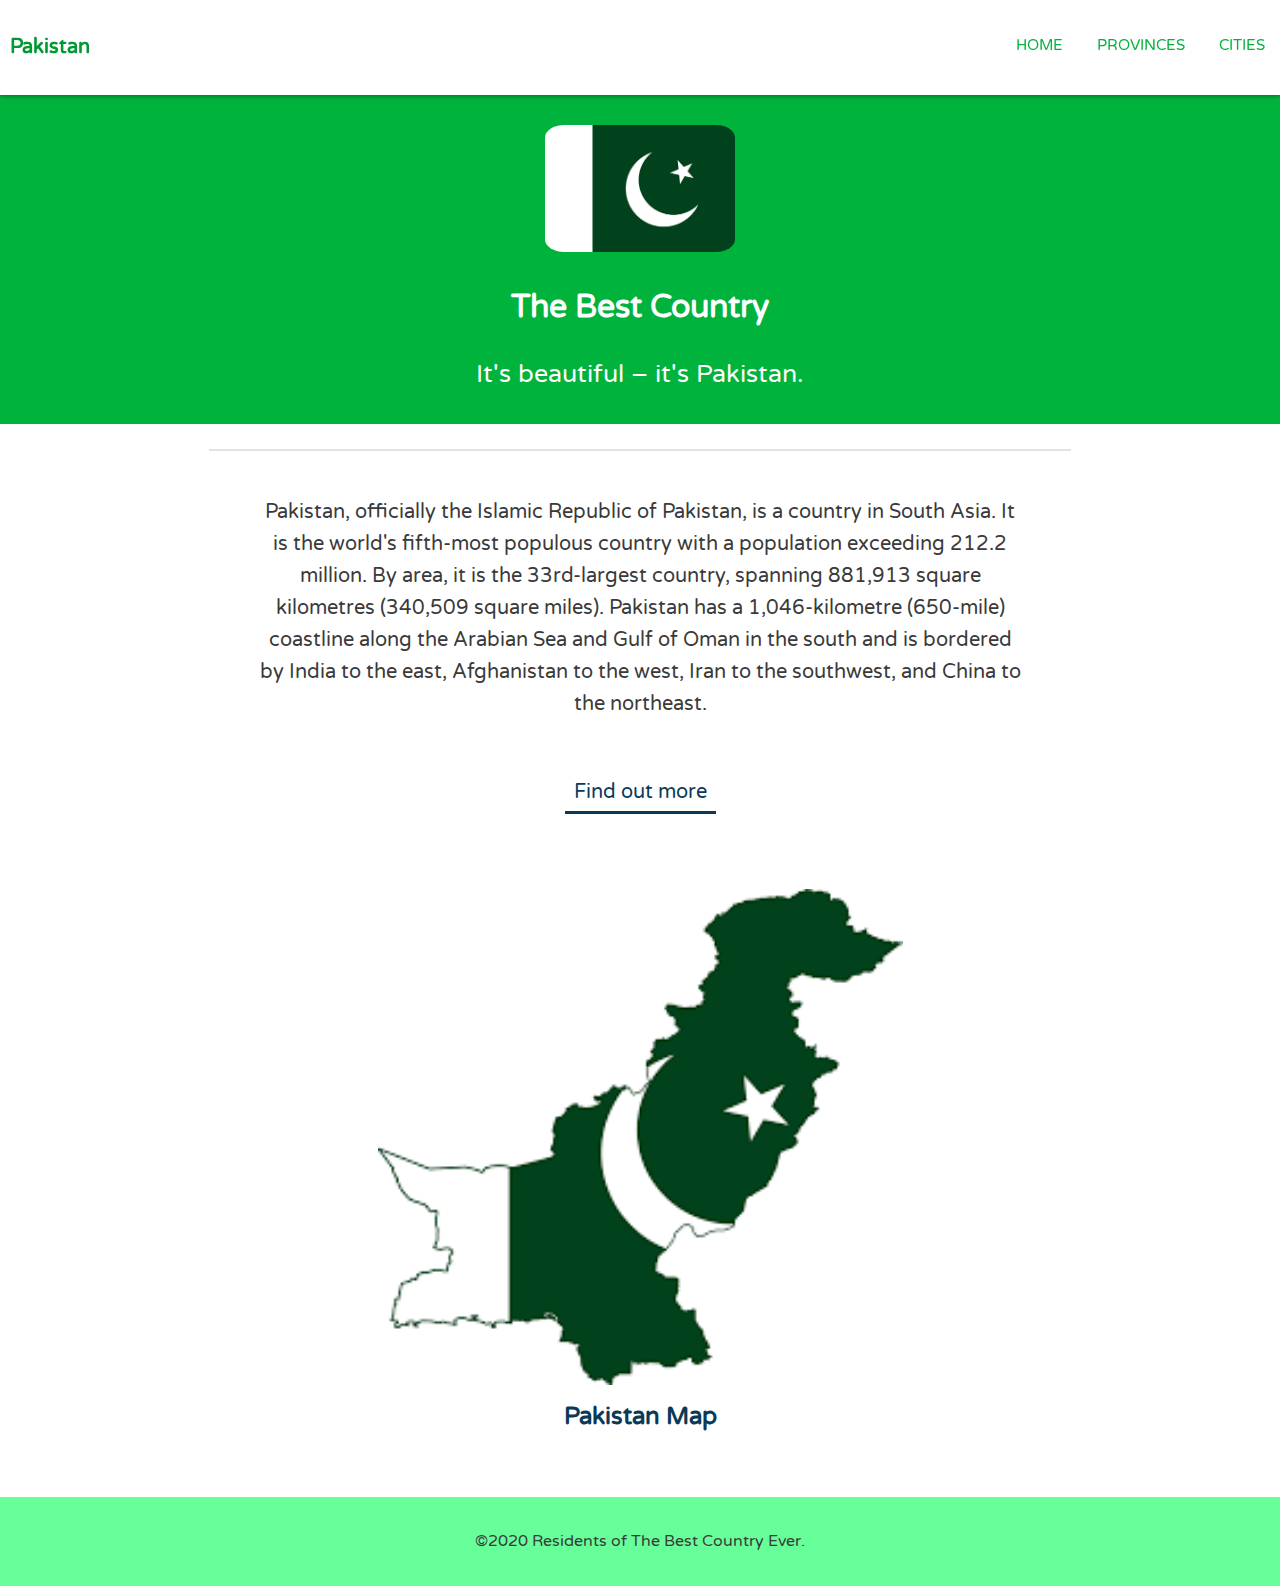
<file: index.html>
<!DOCTYPE html>
<html>
<head>
	<meta name="viewport" content="width=device-width, initial-scale=1.0">
	<title>Pakistan</title>
	<link href='https://fonts.googleapis.com/css?family=Varela+Round' rel='stylesheet' type='text/css'>
	<link rel="stylesheet" href="css/normalize.css">
	<link rel="stylesheet" href="css/style.css">
</head>
<body>
	<header class="main-header clearfix">
      <h1 class="name">Pakistan</h1>
      <ul class="main-nav">
        <li><a href="#">Home</a></li>
        <li><a href="provinces.html">Provinces</a></li>
        <li><a href="cities.html">Cities</a></li>
      </ul>

	</header><!--/.main-header-->
<main class="clearfix">
	<div class="banner">
		<img class="logo" src="img/PakistanFlag.png" alt="PakistanFlag">
		<h1 class="headline">The Best Country</h1>
		<span class="tagline">It's beautiful – it's Pakistan.</span>
	</div><!--/.banner-->

	<div class="main-content clearfix">
				<div class="primary-content t-border">
						<p class="intro">
							Pakistan, officially the Islamic Republic of Pakistan, is a country in South Asia. It is the world's fifth-most populous country with a population exceeding 212.2 million. By area, it is the 33rd-largest country, spanning 881,913 square kilometres (340,509 square miles). Pakistan has a 1,046-kilometre (650-mile) coastline along the Arabian Sea and Gulf of Oman in the south and is bordered by India to the east, Afghanistan to the west, Iran to the southwest, and China to the northeast.
						</p>
						<a class="callout" href="https://en.wikipedia.org/wiki/Pakistan" target="_blank">Find out more</a>
				</div><!--/.primary-content .t-border-->

				<figure>
					<img class="map" src="img/Pakmap.png" alt="Map Of Pakistan">
					<figcaption>
						<a href="https://satellites.pro/Pakistan_map" target="_blank"><h4>Pakistan Map</h4></a>
					</figcaption>
				</figure>

  </div>

</main>
	<footer class="main-footer">
		<span>&copy;2020 Residents of The Best Country Ever.</span>
	</footer>

</body>
</html>
</file>
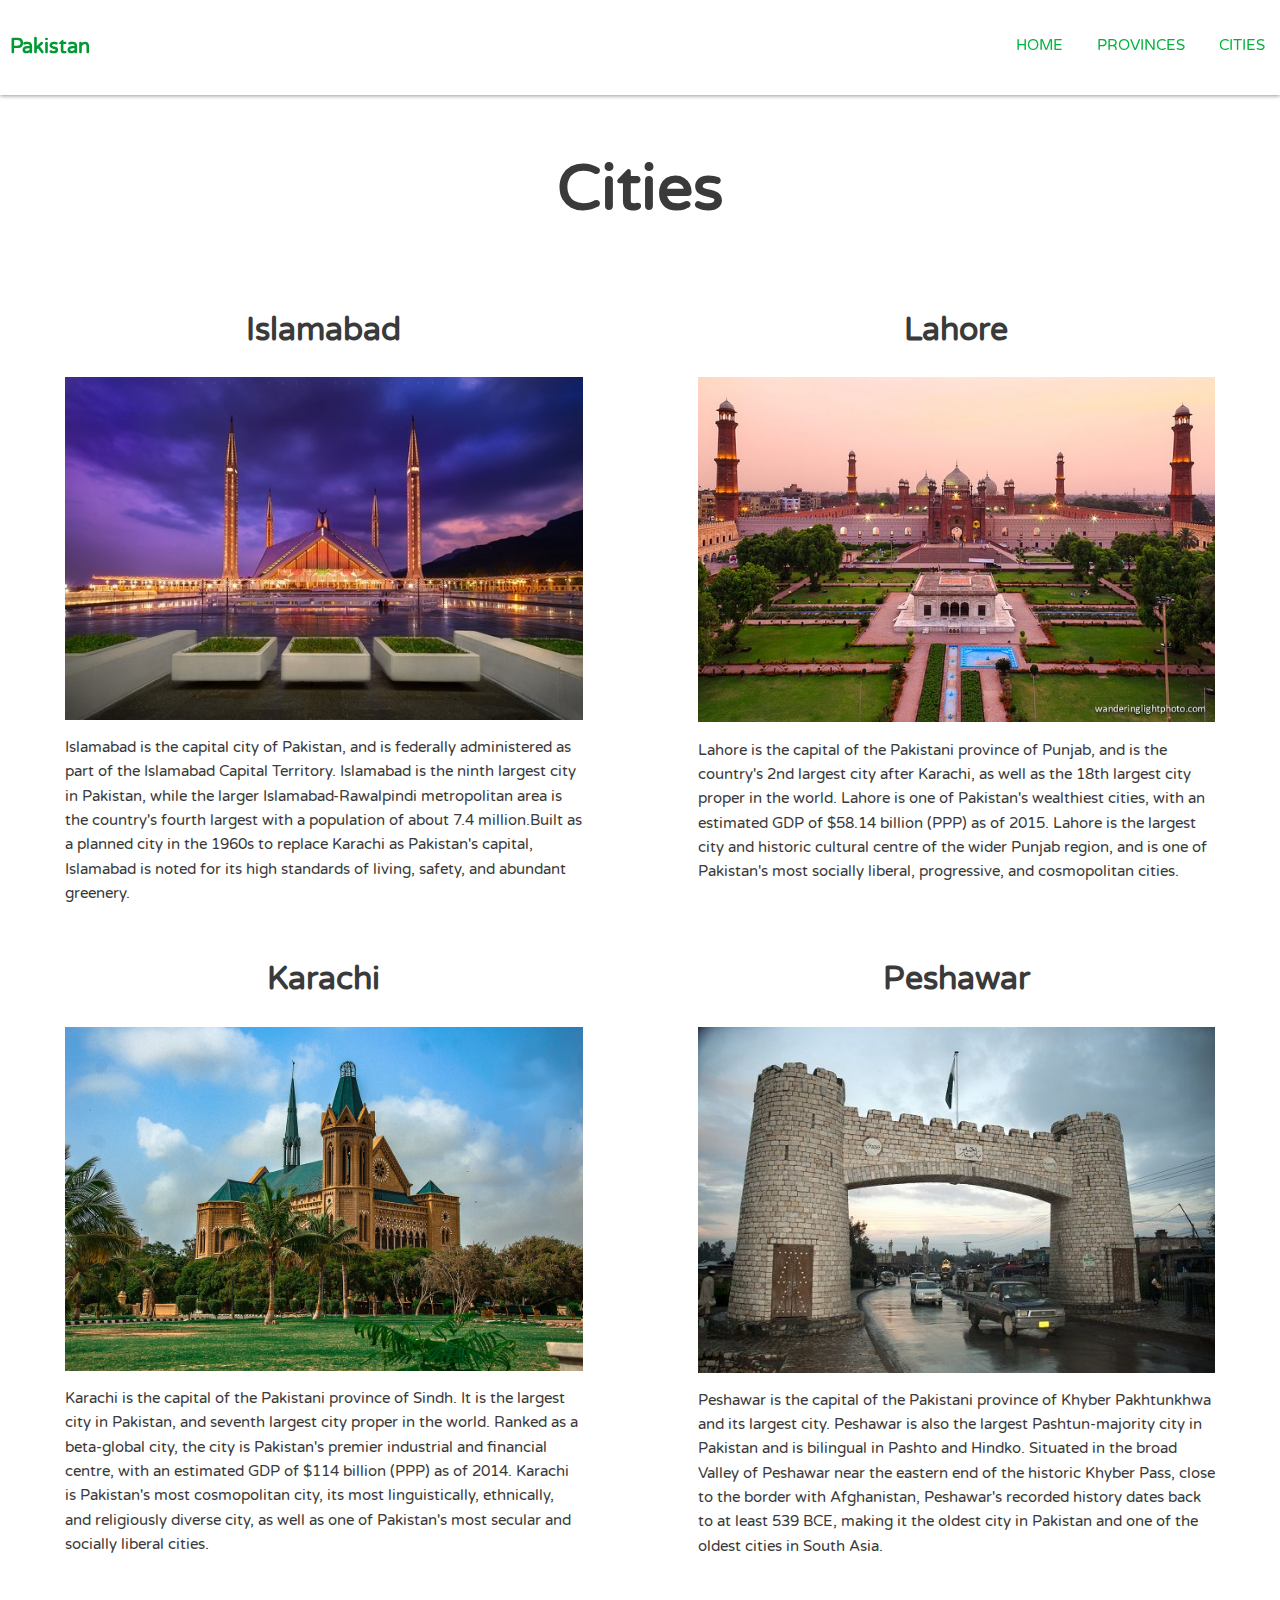
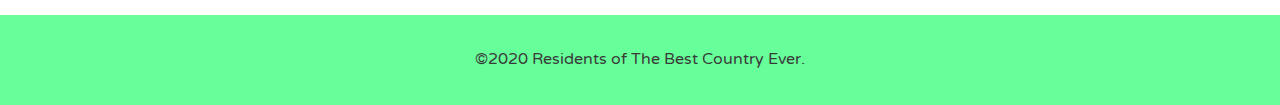
<file: cities.html>
<!DOCTYPE html>
<html>
<head>
	<meta name="viewport" content="width=device-width, initial-scale=1.0">
	<title>Pakistan</title>
	<link href='https://fonts.googleapis.com/css?family=Varela+Round' rel='stylesheet' type='text/css'>
	<link rel="stylesheet" href="css/normalize.css">
	<link rel="stylesheet" href="css/style.css">
</head>
<body>
	<header class="main-header clearfix">
      <h1 class="name">Pakistan</h1>
      <ul class="main-nav">
        <li><a href="index.html">Home</a></li>
        <li><a href="provinces.html">Provinces</a></li>
        <li><a href="#">Cities</a></li>
      </ul>

	</header><!--/.main-header-->
<main class="clearfix">

	<div class="main-content clearfix">
			<h1 class="main-heading">Cities</h1>

      <div class="first-half clearfix">
				<div class="primary col">
				  <h1 class="sub-heading">Islamabad</h1>
					<img class="des-img" src="img/Islamabad.jpg" alt="Islamabad">
					<p>Islamabad is the capital city of Pakistan, and is federally administered as part of the Islamabad Capital Territory. Islamabad is the ninth largest city in Pakistan, while the larger Islamabad-Rawalpindi metropolitan area is the country's fourth largest with a population of about 7.4 million.Built as a planned city in the 1960s to replace Karachi as Pakistan's capital, Islamabad is noted for its high standards of living, safety, and abundant greenery.</p>
				</div><!--/.primary-->


				<div class="secondary col">
				  <h1 class="sub-heading">Lahore</h1>
					<img class="des-img" src="img/Lahore.jpg" alt="Lahore">
					<p>Lahore is the capital of the Pakistani province of Punjab, and is the country's 2nd largest city after Karachi, as well as the 18th largest city proper in the world. Lahore is one of Pakistan's wealthiest cities, with an estimated GDP of $58.14 billion (PPP) as of 2015. Lahore is the largest city and historic cultural centre of the wider Punjab region, and is one of Pakistan's most socially liberal, progressive, and cosmopolitan cities.</p>
				</div><!--/.secondary-->
			</div>

      <div class="second-half clearfix">
				<div class="primary col">
				  <h1 class="sub-heading">Karachi</h1>
					<img class="des-img" src="img/Karachi.jpg" alt="Karachi">
					<p>Karachi is the capital of the Pakistani province of Sindh. It is the largest city in Pakistan, and seventh largest city proper in the world. Ranked as a beta-global city, the city is Pakistan's premier industrial and financial centre, with an estimated GDP of $114 billion (PPP) as of 2014. Karachi is Pakistan's most cosmopolitan city, its most linguistically, ethnically, and religiously diverse city, as well as one of Pakistan's most secular and socially liberal cities.</p>
				</div><!--/.primary-->

				<div class="secondary col">
				  <h1 class="sub-heading">Peshawar</h1>
					<img class="des-img" src="img/Peshawar.jpg" alt="Peshawar">
					<p>Peshawar is the capital of the Pakistani province of Khyber Pakhtunkhwa and its largest city. Peshawar is also the largest Pashtun-majority city in Pakistan and is bilingual in Pashto and Hindko. Situated in the broad Valley of Peshawar near the eastern end of the historic Khyber Pass, close to the border with Afghanistan, Peshawar's recorded history dates back to at least 539 BCE, making it the oldest city in Pakistan and one of the oldest cities in South Asia.</p>
				</div><!--/.secondary-->
			</div>

  </div>

</main>
	<footer class="main-footer">
		<span>&copy;2020 Residents of The Best Country Ever.</span>
	</footer>

</body>
</html>
</file>
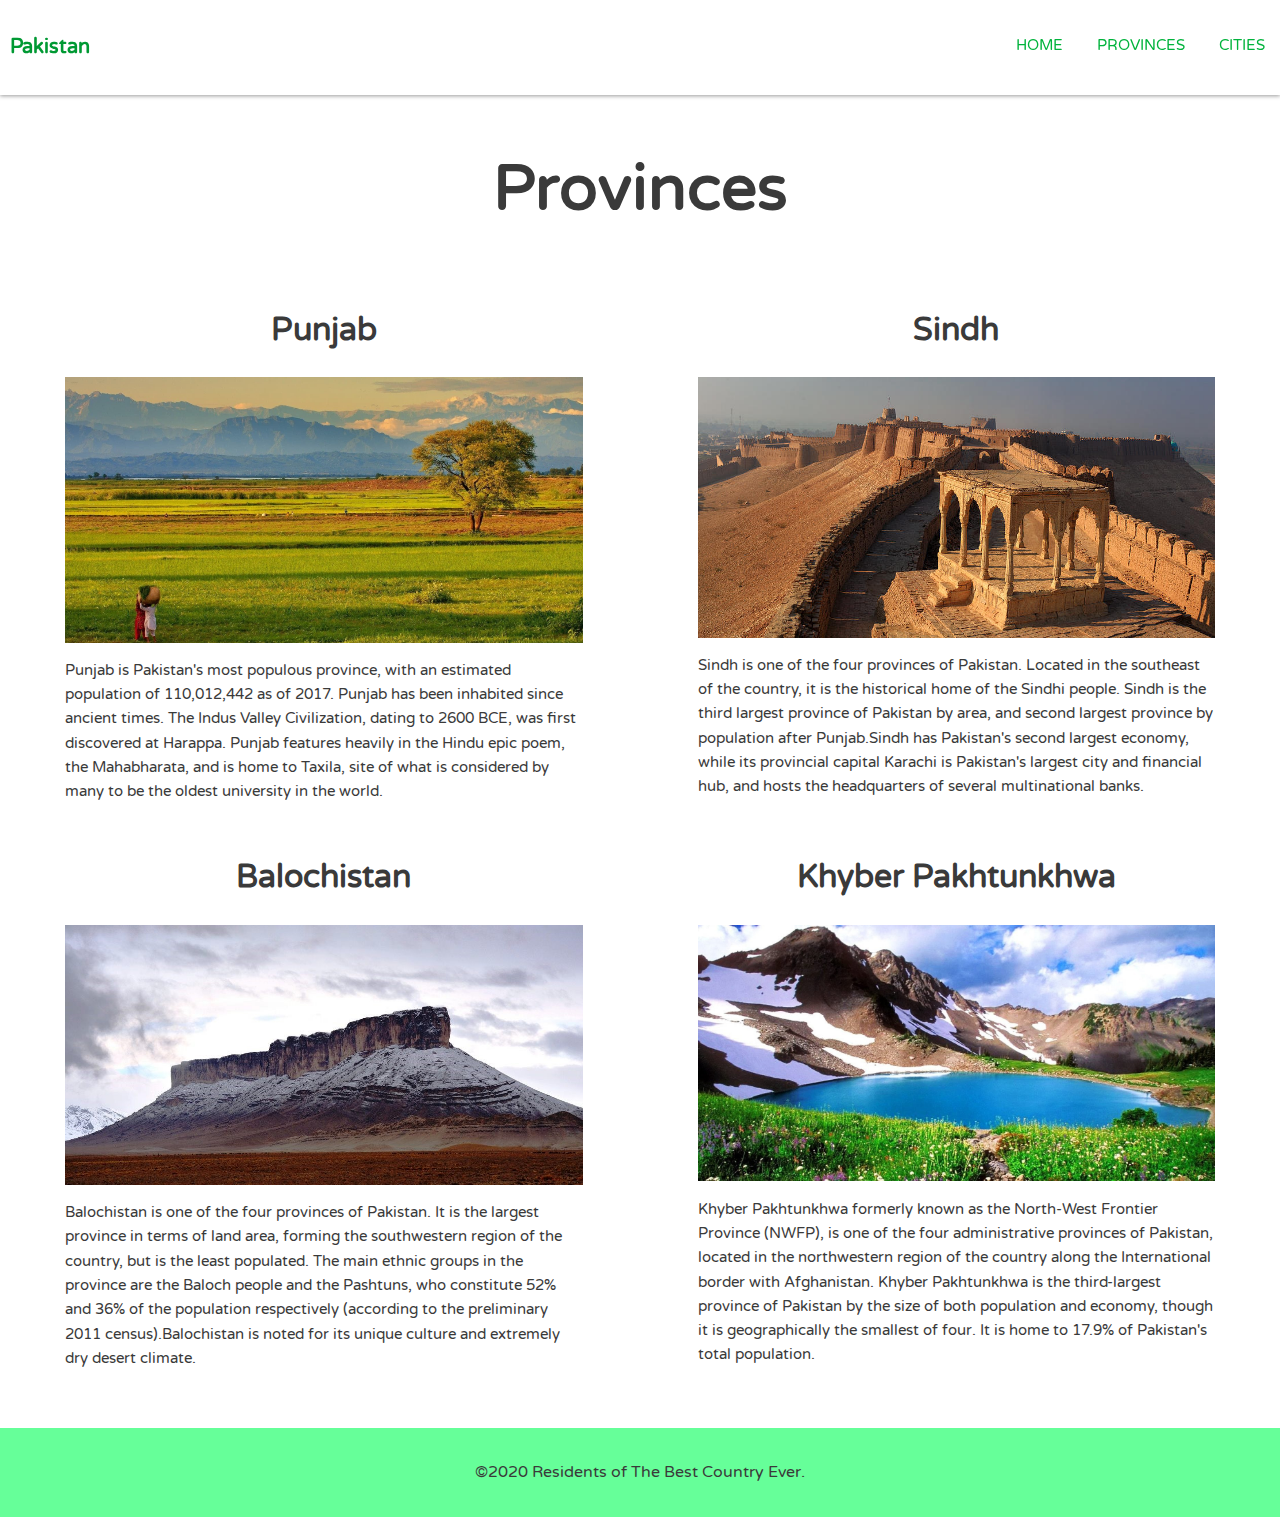
<file: provinces.html>
<!DOCTYPE html>
<html>
<head>
	<meta name="viewport" content="width=device-width, initial-scale=1.0">
	<title>Pakistan</title>
	<link href='https://fonts.googleapis.com/css?family=Varela+Round' rel='stylesheet' type='text/css'>
	<link rel="stylesheet" href="css/normalize.css">
	<link rel="stylesheet" href="css/style.css">
</head>
<body>
	<header class="main-header clearfix">
      <h1 class="name">Pakistan</h1>
      <ul class="main-nav">
        <li><a href="index.html">Home</a></li>
        <li><a href="#">Provinces</a></li>
        <li><a href="cities.html">Cities</a></li>
      </ul>

	</header><!--/.main-header-->
<main class="clearfix">

	<div class="main-content clearfix">
			<h1 class="main-heading">Provinces</h1>

      <div class="first-half clearfix">
				<div class="primary col">
				  <h1 class="sub-heading">Punjab</h1>
					<img class="des-img" src="img/Punjab.jpg" alt="Punjab">
					<p>Punjab is Pakistan's most populous province, with an estimated population of 110,012,442 as of 2017. Punjab has been inhabited since ancient times. The Indus Valley Civilization, dating to 2600 BCE, was first discovered at Harappa. Punjab features heavily in the Hindu epic poem, the Mahabharata, and is home to Taxila, site of what is considered by many to be the oldest university in the world.</p>
				</div><!--/.primary-->


				<div class="secondary col">
				  <h1 class="sub-heading">Sindh</h1>
					<img class="des-img" src="img/Sindh.jpg" alt="Sindh">
					<p>Sindh is one of the four provinces of Pakistan. Located in the southeast of the country, it is the historical home of the Sindhi people. Sindh is the third largest province of Pakistan by area, and second largest province by population after Punjab.Sindh has Pakistan's second largest economy, while its provincial capital Karachi is Pakistan's largest city and financial hub, and hosts the headquarters of several multinational banks.</p>
				</div><!--/.secondary-->
			</div>

      <div class="second-half clearfix">
				<div class="primary col">
				  <h1 class="sub-heading">Balochistan</h1>
					<img class="des-img" src="img/Balochistan.jpg" alt="Balochistan">
					<p>Balochistan is one of the four provinces of Pakistan. It is the largest province in terms of land area, forming the southwestern region of the country, but is the least populated. The main ethnic groups in the province are the Baloch people and the Pashtuns, who constitute 52% and 36% of the population respectively (according to the preliminary 2011 census).Balochistan is noted for its unique culture and extremely dry desert climate.</p>
				</div><!--/.primary-->

				<div class="secondary col">
				  <h1 class="sub-heading">Khyber Pakhtunkhwa</h1>
					<img class="des-img" src="img/Khyber.jpg" alt="Khyber Pakhtunkhwa">
					<p>Khyber Pakhtunkhwa formerly known as the North-West Frontier Province (NWFP), is one of the four administrative provinces of Pakistan, located in the northwestern region of the country along the International border with Afghanistan. Khyber Pakhtunkhwa is the third-largest province of Pakistan by the size of both population and economy, though it is geographically the smallest of four. It is home to 17.9% of Pakistan's total population.</p>
				</div><!--/.secondary-->
			</div>

  </div>

</main>
	<footer class="main-footer">
		<span>&copy;2020 Residents of The Best Country Ever.</span>
	</footer>

</body>
</html>
</file>
<file: css/style.css>
/*
  If you get stuck, feel free to watch the follow-up videos where I'll show you one solution
*/

/* =================================
  Base Element Styles
==================================== */

* {
	box-sizing: border-box;
}

body {
	font-family: 'Varela Round', sans-serif;
	line-height: 1.6;
	color: #3a3a3a;
}

p {
	font-size: .95em;
	margin-bottom: 1.8em;
}

h2,
h3,
a {
	color: #093a58;
}

h2,
h3 {
	margin-top: 0;
}

a {
	text-decoration: none;
}

.map {
	display: block;
  margin-left: auto;
  margin-right: auto;
  width: 50%;
}

.des-img
{
	display: block;
  margin-left: auto;
  margin-right: auto;
  width: 100%;
}

figure {
	margin: 50px;
	line-height: 0;
  position:center;
}

figcaption {
	text-align: center;
	font-size: 1.5em;
	color: #000;
  bottom:0;
  width:100%;
}

/* =================================
  Base Layout Styles
==================================== */

/* ---- Navigation ---- */
.main-content
{
  width: 90%;
	max-width: 1150px;
	margin: 0 auto;
  margin-top:25px;
}

.name {
	font-size: 1.25em;
	text-align: center;
  display:block;
  padding:10px 0 10px 10px;
	color:#009933;
}

.main-nav a {
	text-align: center;
  display:block;
  padding:10px 0 10px;
}

.main-nav a {
	font-size: .95em;
	color: #00b33c;
	text-transform: uppercase;
}

.main-nav a:hover {
	color: #093a58;
}

/* ---- Main Content ---- */
.main-heading
{
	text-align: center;
	font-size: 4em;
}

.sub-heading
{
  text-align: center;
}

.primary-content {
  padding-top: 25px;
  padding-bottom: 25px;
  text-align: center;
  width: 75%;
  padding-left:50px;
  padding-right:50px;
  margin: auto;
  max-width:900px;
  border-top: 2px solid #dfe2e6;

}

.intro {
  font-size: 1.25em; /* 20px/16px */
  line-height: 1.6;
}

.callout {
  font-size: 1.25em;
  border-bottom: 3px solid;
  padding: 0 9px 3px;
  margin-top: 20px;
  display: inline-block;
}

/* ---- Layout Containers ---- */

.banner {
	color: #fff;
	background: #00b33c;
  text-align:center;
  line-height:-1.5em;
  padding:30px 0 30px;
}

.tagline
{
  font-size:25px;
}

.main-header {
	padding-top: .5em;
	padding-bottom: .5em;
/*  text-align:center;*/

}

.main-footer {
	background: #66ff99;
	padding: 2em 0;
	margin-top: 30px;
  text-align:center;
}

/* .icon-location
{
  width:35px;
  position:absolute;
  top:-15px;
  right:-15px;
} */

/* ---- Page Elements ---- */

.logo {
	width: 190px;
	border-radius: 10%;
}

/* =================================
  Media Queries
==================================== */
@media (min-width: 1025px)
{
/* This is for Sticky Footer
Formula:Total Height of Browser-Footer Height.
	.wrap {
		min-height: calc(100vh - 89px);
	}
*/

/*
.main-header
  {
    width: 90%;
    max-width: 1150px;
    margin: 0 auto;
  }
*/
body
{
  padding-top:95px;
}

.main-header
{
  position:fixed;
  background:#fff;
  box-shadow:0 1px 4px rgba(0,0,0,.4);
  width:100%;
  top:0;
  z-index:1000;
}

.name
  {
    float:left;
  }

.main-nav
  {
    float:right;
  }

  .main-nav li
  {
    margin:10px 10px;
    display:inline-block;
    padding:5px;
  }

	.col
  {
    float:left;
  }
  .primary
  {
    width:45%;
    float:left;
		margin-right:15px;
  }
  .secondary
  {
    width:45%;
		float: right;
    margin-left:15px;
  }

/*
   ---- Float clearfix ----

*/
  .clearfix::after {
    content: " ";
    display: table;
    clear: both;
  }
}

@media (min-width: 769px) and (max-width:1024px)
{

  body
  {
    padding-top:95px;
  }

  .main-header
  {
    position:fixed;
    background:#fff;
    box-shadow:0 1px 4px rgba(0,0,0,.4);
    width:100%;
    top:0;
    z-index:1000;
  }
  .name
  {
    float:left;
  }

  .main-nav
  {
    float:right;
  }

  .main-nav li
  {
    margin:10px 10px;
    display:inline-block;
  }

	.col
  {
    float:left;
  }
  .primary
  {
    width:40%;
    float:left;
		margin-right:15px;
  }
  .secondary
  {
    width:40%;
		float:right;
    margin-left:15px;
  }


/* ---- Float clearfix ---- */

.clearfix::after {
  content: " ";
  display: table;
  clear: both;
}
}

/*
@media (min-width: 480px) and (max-width:768px)
{

}
*/
</file>
